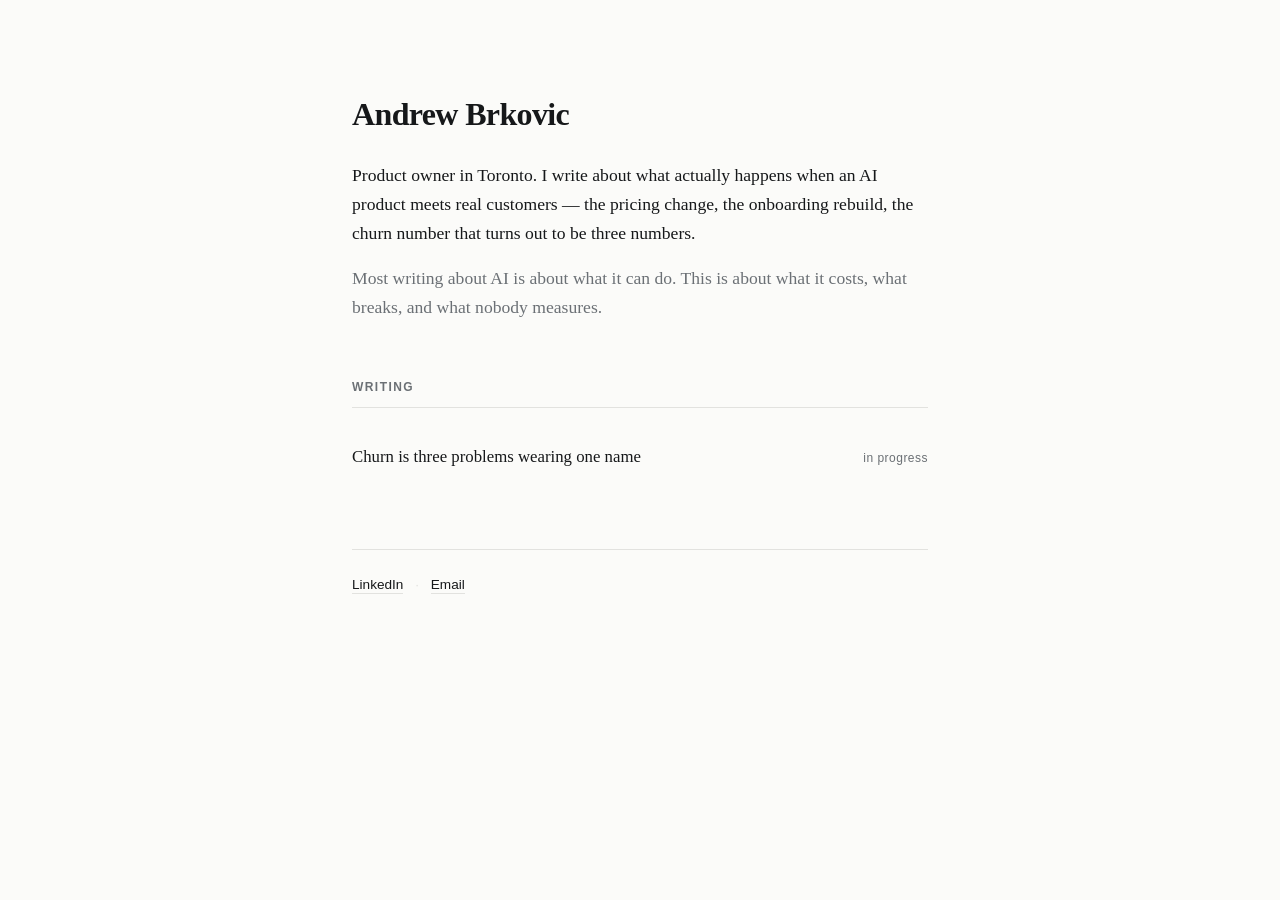
<file: index.html>
<!doctype html>
<html lang="en">
<head>
<meta charset="utf-8">
<meta name="viewport" content="width=device-width, initial-scale=1">
<title>Andrew Brkovic</title>
<meta name="description" content="Product owner in Toronto. Notes on what actually happens when an AI product meets real customers.">
<meta property="og:title" content="Andrew Brkovic">
<meta property="og:description" content="Product owner in Toronto. Notes on what actually happens when an AI product meets real customers.">
<meta property="og:type" content="website">
<link rel="stylesheet" href="/style.css">
</head>
<body>
<main>

  <header>
    <h1>Andrew Brkovic</h1>
    <p class="lede">
      Product owner in Toronto. I write about what actually happens when an AI
      product meets real customers — the pricing change, the onboarding rebuild,
      the churn number that turns out to be three numbers.
    </p>
    <p class="lede muted">
      Most writing about AI is about what it can do. This is about what it costs,
      what breaks, and what nobody measures.
    </p>
  </header>

  <section aria-labelledby="writing">
    <h2 id="writing">Writing</h2>
    <ul class="pieces">
      <li>
        <span class="piece-title">Churn is three problems wearing one name</span>
        <span class="meta">in progress</span>
      </li>
    </ul>
  </section>

  <footer>
    <a href="https://www.linkedin.com/in/andrewtamplin/">LinkedIn</a>
    <span class="sep">·</span>
    <a href="mailto:andrew.brkovic@gmail.com">Email</a>
  </footer>

</main>
</body>
</html>
</file>
<file: style.css>
:root {
  --ink: #16181a;
  --muted: #6b7075;
  --rule: #e2e2df;
  --bg: #fbfbf9;
  --accent: #2f5d8a;
}

* { box-sizing: border-box; }

html { -webkit-text-size-adjust: 100%; }

body {
  margin: 0;
  background: var(--bg);
  color: var(--ink);
  font-family: "Iowan Old Style", "Palatino Linotype", Palatino, Georgia, serif;
  font-size: 19px;
  line-height: 1.65;
  text-rendering: optimizeLegibility;
}

main {
  max-width: 39rem;
  margin: 0 auto;
  padding: 5.5rem 1.5rem 6rem;
}

h1 {
  font-size: 2rem;
  font-weight: 600;
  letter-spacing: -0.02em;
  margin: 0 0 1.25rem;
}

h2 {
  font-size: 0.75rem;
  font-weight: 600;
  letter-spacing: 0.12em;
  text-transform: uppercase;
  color: var(--muted);
  margin: 3.5rem 0 1.25rem;
  padding-bottom: 0.6rem;
  border-bottom: 1px solid var(--rule);
  font-family: -apple-system, BlinkMacSystemFont, "Segoe UI", Roboto, sans-serif;
}

.lede {
  margin: 0 0 1rem;
  font-size: 1.1rem;
}

.muted { color: var(--muted); }

.pieces {
  list-style: none;
  margin: 0;
  padding: 0;
}

.pieces li {
  padding: 0.9rem 0;
  border-bottom: 1px solid var(--rule);
  display: flex;
  justify-content: space-between;
  align-items: baseline;
  gap: 1.5rem;
}

.pieces li:last-child { border-bottom: 0; }

.piece-title { font-size: 1.05rem; }

a {
  color: var(--ink);
  text-decoration: none;
  border-bottom: 1px solid var(--accent);
  padding-bottom: 1px;
}

a:hover {
  color: var(--accent);
}

a:focus-visible {
  outline: 2px solid var(--accent);
  outline-offset: 3px;
}

.meta {
  font-family: -apple-system, BlinkMacSystemFont, "Segoe UI", Roboto, sans-serif;
  font-size: 0.75rem;
  letter-spacing: 0.04em;
  color: var(--muted);
  white-space: nowrap;
}

footer {
  margin-top: 4rem;
  padding-top: 1.5rem;
  border-top: 1px solid var(--rule);
  font-family: -apple-system, BlinkMacSystemFont, "Segoe UI", Roboto, sans-serif;
  font-size: 0.85rem;
  color: var(--muted);
}

footer a {
  border-bottom: 1px solid var(--rule);
}

.sep { margin: 0 0.5rem; color: var(--rule); }

@media (max-width: 480px) {
  body { font-size: 17px; }
  main { padding: 3rem 1.25rem 4rem; }
  h1 { font-size: 1.6rem; }
  .pieces li { flex-direction: column; gap: 0.25rem; }
}
</file>
